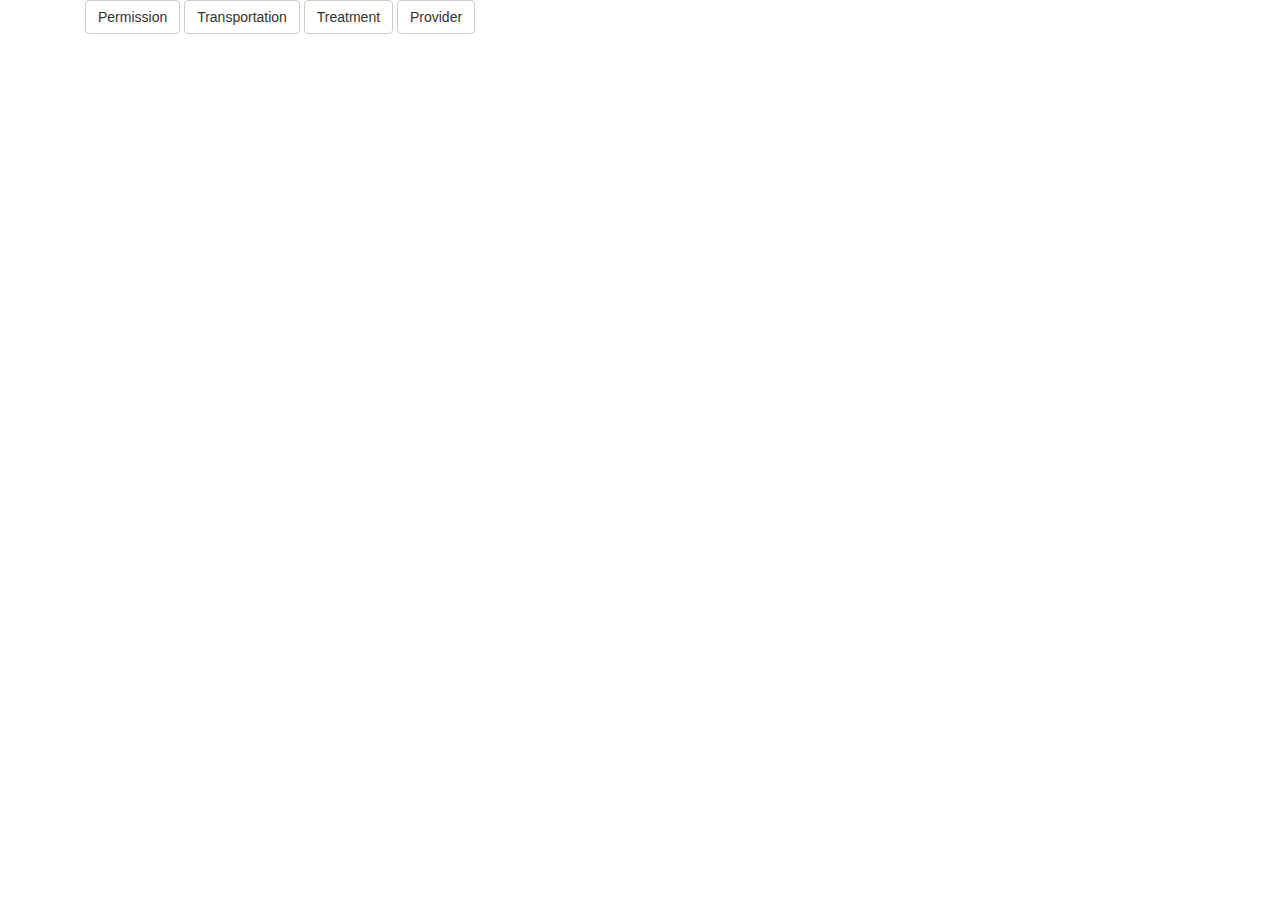
<file: index.html>
<!DOCTYPE html>
<html lang="en">
<head>
  <title>Maternal Obstecles</title>
  <meta charset="utf-8">
  <meta name="viewport" content="width=device-width, initial-scale=1">
  <link rel="stylesheet" href="http://maxcdn.bootstrapcdn.com/bootstrap/3.2.0/css/bootstrap.min.css">
  <script src="https://ajax.googleapis.com/ajax/libs/jquery/1.11.2/jquery.min.js"></script>
  <script src="http://maxcdn.bootstrapcdn.com/bootstrap/3.2.0/js/bootstrap.min.js"></script>
</head>


<script>
$(document).ready(function(){
  $("#transportation").click(function(){
    $("#permission").hide();
    $("#treatment").hide();
    $("#provider").hide();
   
  });
});

</script>




<body>
    
    <div class="container">
        <div class="col-md-8">
            <a class="btn btn-default" id="permission" href="permission.html" role="button">Permission</a>
            <a class="btn btn-default" id="transportation" href="transport.html" role="button">Transportation</a>
            <a class="btn btn-default" id="treatment" href="treatment.html" role="button">Treatment</a>
            <a class="btn btn-default" id="provider" href="provider.html" role="button">Provider</a>


            

            

        </div>
    </div>
    
    
</body>
</html>
</file>
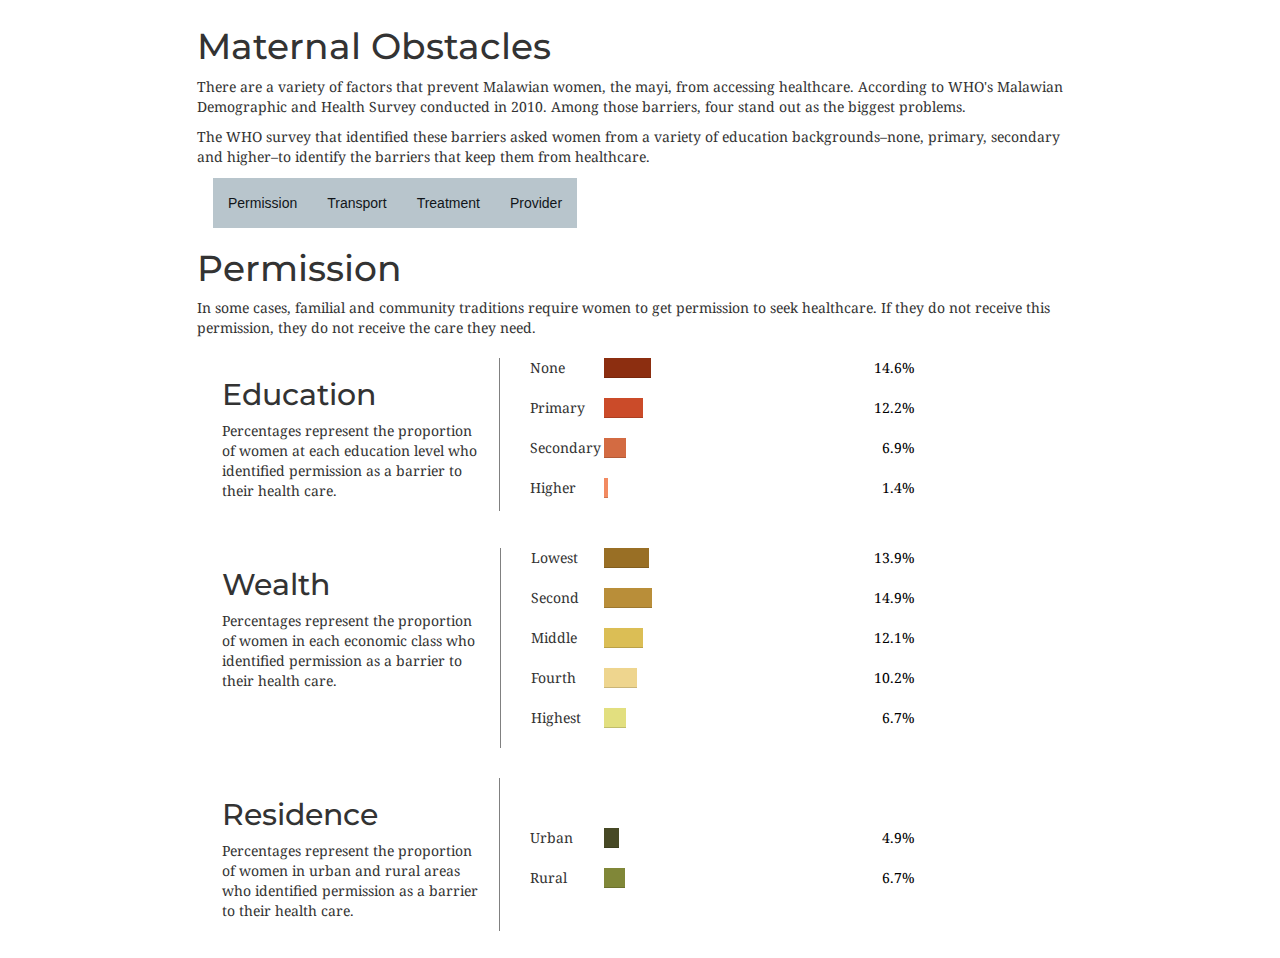
<file: permission.html>
<!DOCTYPE html>
<html lang="en">
<head>
  <title>Maternal Obstecles</title>
  <meta charset="utf-8">
  <meta name="viewport" content="width=device-width, initial-scale=1">
  <link rel="stylesheet" href="css/bootstrap.min.css">
  <script src="https://ajax.googleapis.com/ajax/libs/jquery/1.11.1/jquery.min.js"></script>
  <script src="js/bootstrap.min.js"></script>
  
  <link href='http://fonts.googleapis.com/css?family=Montserrat' rel='stylesheet' type='text/css'>
  <link href='http://fonts.googleapis.com/css?family=Droid+Serif' rel='stylesheet' type='text/css'>
  
  <link rel="stylesheet" href="css/styl.css">
</head>
<body>
    

<h1>Maternal Obstacles</h1>
<p>There are a variety of factors that prevent Malawian women, the mayi, from accessing healthcare.
According to WHO&#39;s Malawian Demographic and Health Survey conducted in 2010. Among those barriers,
four stand out as the biggest problems.</p>

<p>The WHO survey that identified these barriers asked women from a variety of education backgrounds&ndash;none,
primary, secondary and higher&ndash;to identify the barriers that keep them from healthcare. </p>
    
    
<nav class="navbar navbar-default">
  <div class="container-fluid">
      <ul class="nav navbar-nav">
        <li><a href="#permission">Permission</a></li>
        <li><a href="transport.html">Transport</a></li>
        <li><a href="treatment.html">Treatment</a></li>
        <li><a href="provider.html">Provider</a></li>
      </ul>
    </div>
</nav>


<h1>Permission</h1>
<p>In some cases,
familial and community traditions require women to get permission to seek healthcare. If they do not
receive this permission, they do not receive the care they need.</p>

<div class="container" id="permission">
    
    <div class="col-md-4" id="education" style="border-right: solid 1px gray;" >
  <h2>Education</h2>
  
  <p>Percentages represent the proportion of women at each education level who identified
  permission as a barrier to their health care.</p>

    </div>
    <div class="col-md-6">
  <div id="none">
    <div class="col-md-2"><p>None</p></div>
  <div class="progress"><span>14.6%</span>
    <div class="progress-bar progress-bar" role="progressbar" aria-valuenow="40" aria-valuemin="0" aria-valuemax="100" style="width:14.6%; background-color: #8c2e10;">
    </div>
            

  </div>
  </div>

    
<div id="primary">
        <div class="col-md-2"><p>Primary</p></div>

  <div class="progress">
    <span>12.2%</span>

    <div class="progress-bar progress-bar" role="progressbar" aria-valuenow="50" aria-valuemin="0" aria-valuemax="100" style="width:12.2%; background-color: #cb4b29;">
    </div>

  </div>
  </div>
<div id="secondary">
    <div class="col-md-2"><p>Secondary</p></div>
  <div class="progress">
                <span>6.9%</span>
    <div class="progress-bar progress-bar" role="progressbar" aria-valuenow="60" aria-valuemin="0" aria-valuemax="100" style="width:6.9%; background-color: #d36b42;">
    </div>

  </div>
</div>
<div id="highterEducation">
    <div class="col-md-2"><p>Higher</p></div>
  <div class="progress">
                <span>1.4%</span>
    <div class="progress-bar progress-bar" role="progressbar" aria-valuenow="70" aria-valuemin="0" aria-valuemax="100" style="width:1.4%; background-color: #f28a61;">
    </div>

  </div>
</div>
</div>
</div>



<div class="container" id="permission">
    <div class="col-md-4" id="wealth" >
  <h2>Wealth</h2>
  <p>Percentages represent the proportion of women in each economic class who identified
  permission as a barrier to their health care.</p>
    </div>
    <div class="col-md-6" style="border-left: solid 1px gray;">
  <div id="lowest">
    <div class="col-md-2"><p>Lowest</p></div>
  <div class="progress">
                <span>13.9%</span>

    <div class="progress-bar progress-bar" role="progressbar" aria-valuenow="40" aria-valuemin="0" aria-valuemax="100" style="width:13.9%; background-color: #996f25;">
    </div>

  </div>
  </div>

    
<div id="second">
    <div class="col-md-2"><p>Second</p></div>
  <div class="progress">
                <span>14.9%</span>

    <div class="progress-bar progress-bar" role="progressbar" aria-valuenow="50" aria-valuemin="0" aria-valuemax="100" style="width:14.9%; background-color: #b98e39">
    </div>

  </div>
  </div>
<div id="middle">
    <div class="col-md-2"><p>Middle</p></div>
  <div class="progress">
                <span>12.1%</span>

    <div class="progress-bar progress-bar" role="progressbar" aria-valuenow="60" aria-valuemin="0" aria-valuemax="100" style="width:12.1%; background-color: #dbbe55">
    </div>

  </div>
</div>
<div id="fourth">
    <div class="col-md-2"><p>Fourth</p></div>
  <div class="progress">
                <span>10.2%</span>

    <div class="progress-bar progress-bar" role="progressbar" aria-valuenow="70" aria-valuemin="0" aria-valuemax="100" style="width:10.2%; background-color: #eed58e">
    </div>

  </div>
</div>

<div id="highest" ">
    <div class="col-md-2"><p>Highest</p></div>
  <div class="progress">
                <span>6.7%</span>

    <div class="progress-bar progress-bar" role="progressbar" aria-valuenow="70" aria-valuemin="0" aria-valuemax="100" style="width:6.7%; background-color: #e2df7f; ">
    </div>

  </div>
</div>
</div>
</div>


<div class="container" id="permission">
    
    <div class="col-md-4" id="residence" style="border-right: solid 1px gray;">
  <h2>Residence</h2>
  <p>Percentages represent the proportion of women in urban and rural areas who
  identified permission as a barrier
  to their health care.</p>
    </div>
    <div class="col-md-6" style="margin-top: 50px;">
  <div id="urban">
    <div class="col-md-2"><p>Urban</p></div>
  <div class="progress">
                <span>4.9%</span>

    <div class="progress-bar progress-bar" role="progressbar" aria-valuenow="40" aria-valuemin="0" aria-valuemax="100" style="width:4.9%; background-color: #474925">
    </div>

  </div>
  </div>

    
<div id="rural">
    <div class="col-md-2"><p>Rural</p></div>
  <div class="progress">            <span>6.7%</span>

    <div class="progress-bar progress-bar" role="progressbar" aria-valuenow="50" aria-valuemin="0" aria-valuemax="100" style="width:6.7%; background-color: #808738">
    </div>

  </div>
  </div>
    </div>

</body>
</html>
</file>
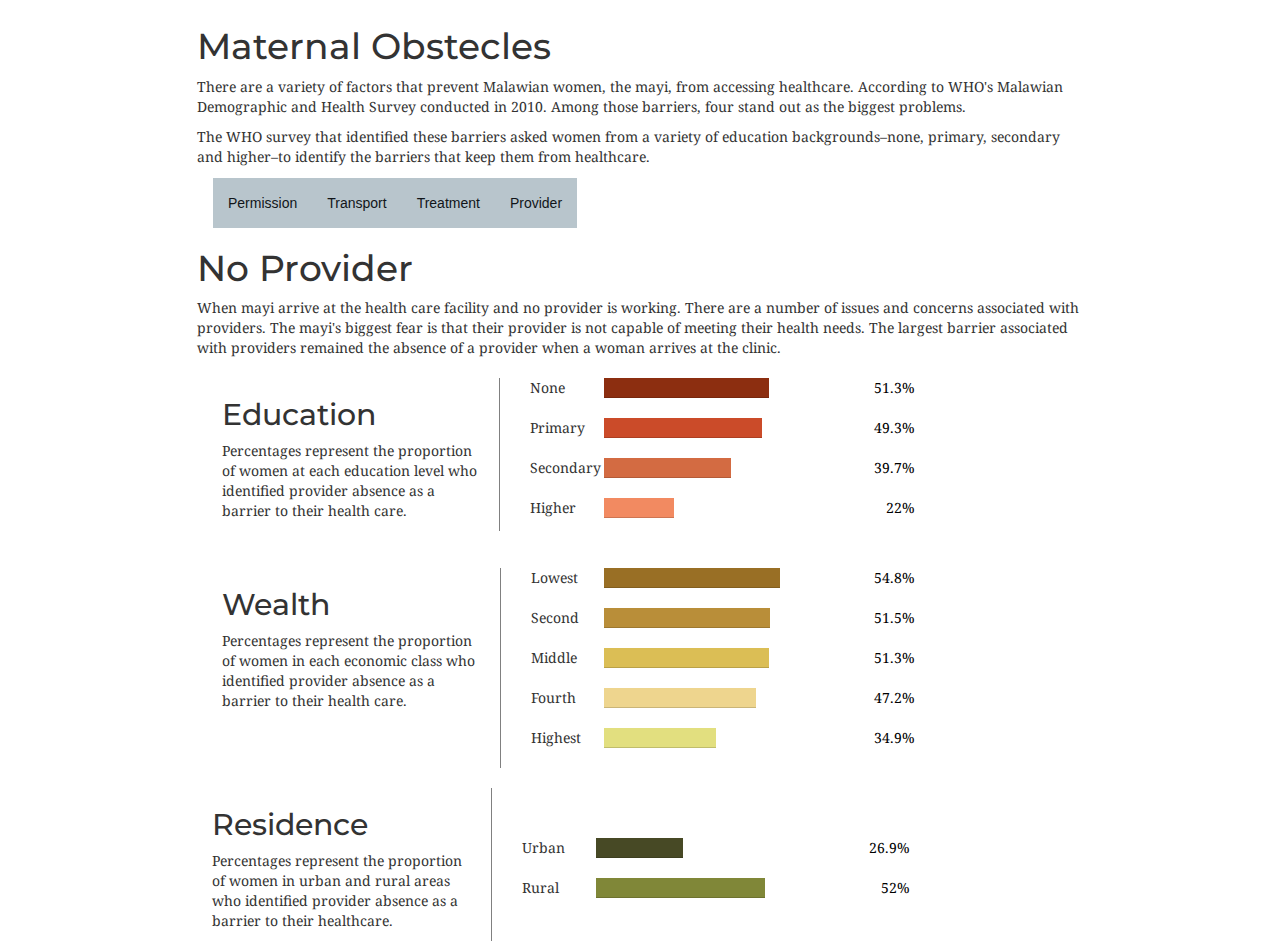
<file: provider.html>
<!DOCTYPE html>
<html lang="en">
<head>
  <title>Maternal Obstecles</title>
  <meta charset="utf-8">
  <meta name="viewport" content="width=device-width, initial-scale=1">
  <link rel="stylesheet" href="css/bootstrap.min.css">
  <script src="https://ajax.googleapis.com/ajax/libs/jquery/1.11.1/jquery.min.js"></script>
  <script src="js/bootstrap.min.js"></script>
  
  <link href='http://fonts.googleapis.com/css?family=Montserrat' rel='stylesheet' type='text/css'>
  <link href='http://fonts.googleapis.com/css?family=Droid+Serif' rel='stylesheet' type='text/css'>
  
  <link rel="stylesheet" href="css/styl.css">
</head>
<body>
    
    
    <h1>Maternal Obstecles</h1>
    <p>There are a variety of factors that prevent Malawian women, the mayi, from accessing healthcare.
According to WHO&#39;s Malawian Demographic and Health Survey conducted in 2010. Among those barriers,
four stand out as the biggest problems.</p>


<p>The WHO survey that identified these barriers asked women from a variety of education backgrounds&ndash;none,
primary, secondary and higher&ndash;to identify the barriers that keep them from healthcare. </p>

<nav class="navbar navbar-default">
  <div class="container-fluid">
      <ul class="nav navbar-nav">
        <li><a href="permission.html">Permission</a></li>
        <li><a href="transport.html">Transport</a></li>
        <li><a href="treatment.html">Treatment</a></li>
        <li><a href="#provider">Provider</a></li>
      </ul>
    </div>
</nav>

    <h1>No Provider</h1>
    <p>When mayi arrive at the health care facility and no provider is working.
 There are a number of issues and concerns associated with providers. The mayi&#39;s biggest fear is
 that their provider is not capable of meeting their health needs. The largest barrier associated
 with providers remained the absence of a provider when a woman arrives at the clinic.</p>


<div class="container" id="provider">
    <div class="col-md-4" style="border-right: solid 1px gray;">
  <h2>Education</h2>
  <p>Percentages represent the proportion of women at each
  education level who identified provider absence as a barrier to their health care.</p>
    </div>
    <div class="col-md-6">
  <div id="none">
    <div class="col-md-2"><p>None</p></div>
  <div class="progress">
    <div class="progress-bar progress-bar" role="progressbar" aria-valuenow="40" aria-valuemin="0" aria-valuemax="100" style="width:51.3%; background-color: #8c2e10;">  
    </div>
        <span>51.3%</span>

  </div>
  </div>

    
<div id="primary">
        <div class="col-md-2"><p>Primary</p></div>

  <div class="progress">
    <div class="progress-bar progress-bar" role="progressbar" aria-valuenow="50" aria-valuemin="0" aria-valuemax="100" style="width:49.3%; background-color: #cb4b29;">
    </div>
        <span>49.3%</span>

  </div>
  </div>
<div id="secondary">
    <div class="col-md-2"><p>Secondary</p></div>
  <div class="progress">
    <div class="progress-bar progress-bar" role="progressbar" aria-valuenow="60" aria-valuemin="0" aria-valuemax="100" style="width:39.7%; background-color: #d36b42;">
    </div>
        <span>39.7%</span>

  </div>
</div>
<div id="highterEducation">
    <div class="col-md-2"><p>Higher</p></div>
  <div class="progress">
    <div class="progress-bar progress-bar" role="progressbar" aria-valuenow="70" aria-valuemin="0" aria-valuemax="100" style="width:22%; background-color: #f28a61;">
    </div>
        <span>22%</span>

  </div>
</div>
</div>
</div>



<div class="container" id="provider">
    <div class="col-md-4">
  <h2>Wealth</h2>
  
  <p>Percentages represent the proportion of women in each
  economic class who identified provider absence as a barrier to their health care.</p>
    </div>
    <div class="col-md-6" style="border-left: solid 1px gray;">
  <div id="lowest">
    <div class="col-md-2"><p>Lowest</p></div>
  <div class="progress">
    <div class="progress-bar progress-bar" role="progressbar" aria-valuenow="40" aria-valuemin="0" aria-valuemax="100" style="width:54.8%; background-color: #996f25;"">
    </div>
        <span>54.8%</span>

  </div>
  </div>

    
<div id="second">
    <div class="col-md-2"><p>Second</p></div>
  <div class="progress">
    <div class="progress-bar progress-bar" role="progressbar" aria-valuenow="50" aria-valuemin="0" aria-valuemax="100" style="width:51.5%; background-color: #b98e39">
    </div>
        <span>51.5%</span>

  </div>
  </div>
<div id="middle">
    <div class="col-md-2"><p>Middle</p></div>
  <div class="progress">
    <div class="progress-bar progress-bar" role="progressbar" aria-valuenow="60" aria-valuemin="0" aria-valuemax="100" style="width:51.3%; background-color: #dbbe55">
    </div>
        <span>51.3%</span>

  </div>
</div>
<div id="fourth">
    <div class="col-md-2"><p>Fourth</p></div>
  <div class="progress">
    <div class="progress-bar progress-bar" role="progressbar" aria-valuenow="70" aria-valuemin="0" aria-valuemax="100" style="width:47.2%; background-color: #eed58e">
    </div>
        <span>47.2%</span>

  </div>
</div>

<div id="highest">
    <div class="col-md-2"><p>Highest</p></div>
  <div class="progress">
    <div class="progress-bar progress-bar" role="progressbar" aria-valuenow="70" aria-valuemin="0" aria-valuemax="100" style="width:34.9%; background-color: #e2df7f; ">
    </div>
        <span>34.9%</span>

  </div>
</div>
</div>
</div>


    <div class="col-md-4" id="residence" style="border-right: solid 1px gray">
  <h2>Residence</h2>
  <p>Percentages represent the proportion of women in urban and rural areas who identified
provider absence as a barrier to their healthcare.</p>
    </div>
    <div class="col-md-6" style="margin-top: 50px;">
  <div id="urban">
    <div class="col-md-2"><p>Urban</p></div>
  <div class="progress">
    <div class="progress-bar progress-bar" role="progressbar" aria-valuenow="40" aria-valuemin="0" aria-valuemax="100" style="width:26.9%; background-color: #474925">
    </div>
        <span>26.9%</span>

  </div>
  </div>

    
<div id="rural">
    <div class="col-md-2"><p>Rural</p></div>
  <div class="progress">
    <div class="progress-bar progress-bar" role="progressbar" aria-valuenow="50" aria-valuemin="0" aria-valuemax="100" style="width:52%; background-color: #808738">
    </div>
        <span>52%</span>

  </div>
  </div>
    </div>


</body>
</html>
</file>
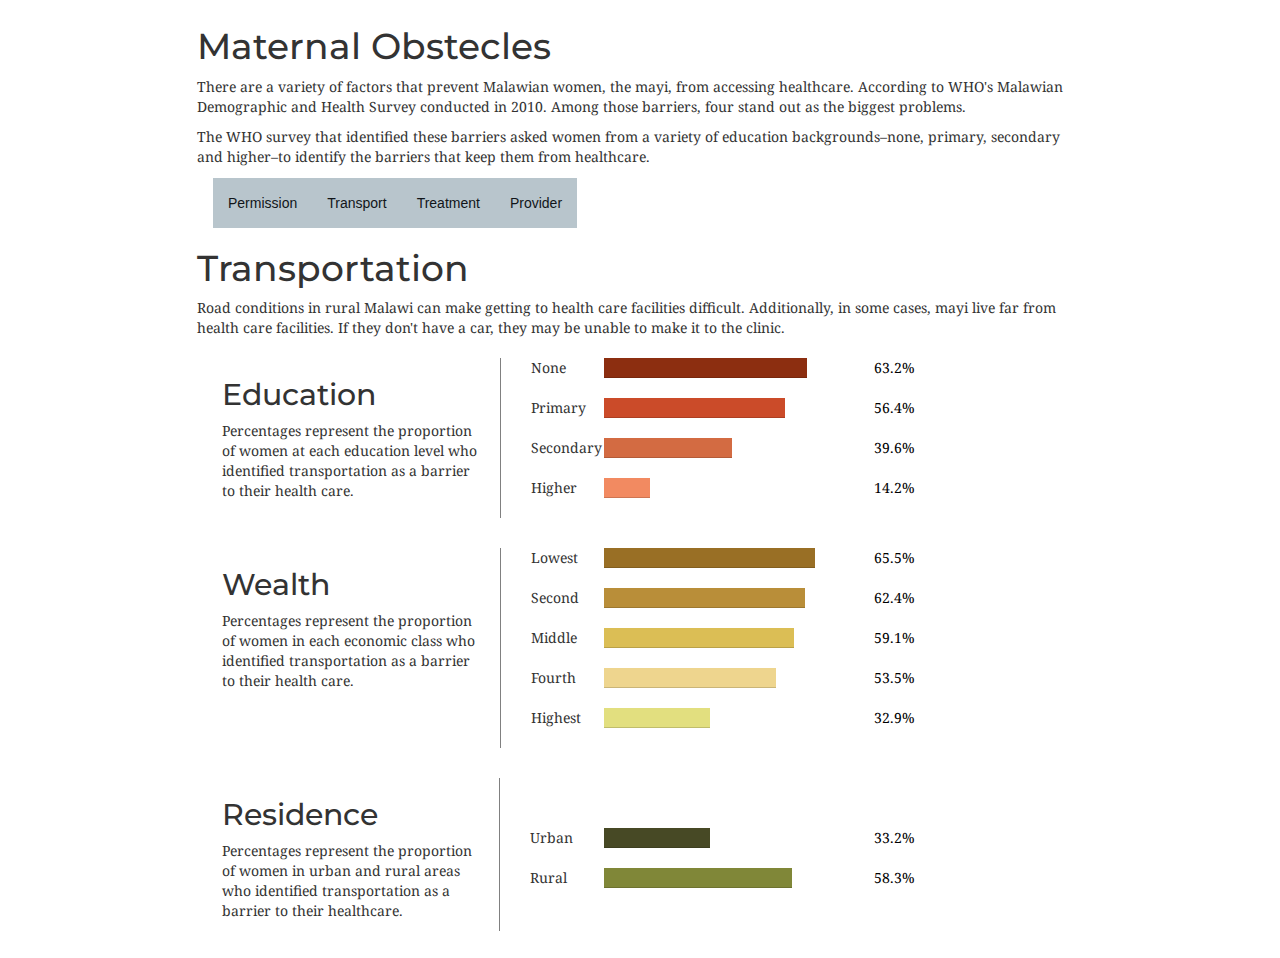
<file: transport.html>
<!DOCTYPE html>
<html lang="en">
<head>
  <title>Maternal Obstecles</title>
  <meta charset="utf-8">
  <meta name="viewport" content="width=device-width, initial-scale=1">
  <link rel="stylesheet" href="css/bootstrap.min.css">
  <script src="https://ajax.googleapis.com/ajax/libs/jquery/1.11.1/jquery.min.js"></script>
  <script src="js/bootstrap.min.js"></script>
  
  <link href='http://fonts.googleapis.com/css?family=Montserrat' rel='stylesheet' type='text/css'>
  <link href='http://fonts.googleapis.com/css?family=Droid+Serif' rel='stylesheet' type='text/css'>
  
  <link rel="stylesheet" href="css/styl.css">
</head>
<body>
    
    <h1>Maternal Obstecles</h1>
    <p>There are a variety of factors that prevent Malawian women, the mayi, from accessing healthcare.
According to WHO&#39;s Malawian Demographic and Health Survey conducted in 2010. Among those barriers,
four stand out as the biggest problems.</p>

<p>The WHO survey that identified these barriers asked women from a variety of education backgrounds&ndash;none,
primary, secondary and higher&ndash;to identify the barriers that keep them from healthcare. </p>
    
<nav class="navbar navbar-default">
  <div class="container-fluid">
      <ul class="nav navbar-nav">
        <li><a href="permission.html">Permission</a></li>
        <li><a href="#transport">Transport</a></li>
        <li><a href="treatment.html">Treatment</a></li>
        <li><a href="provider.html">Provider</a></li>
      </ul>
    </div>
</nav>

    <h1>Transportation</h1>
    <p>Road conditions in rural Malawi can make getting to health
care facilities difficult. Additionally, in some cases, mayi live far from health care facilities.
If they don&#39;t have a car, they may be unable to make it to the clinic.</p>


<div class="container" id="transport">
    <div class="col-md-4">
  <h2>Education</h2>
  <p>Percentages represent the proportion of women at each education
  level who identified transportation as a barrier to their health care.</p>
    </div>
    <div class="col-md-6" style="border-left: solid 1px gray;">
  <div id="none">
    <div class="col-md-2"><p>None</p></div>
  <div class="progress">
    <div class="progress-bar progress-bar" role="progressbar" aria-valuenow="40" aria-valuemin="0" aria-valuemax="100" style="width:63.2%; background-color: #8c2e10;"> 
    </div>
    <span>63.2%</span>
  </div>
  </div>

    
<div id="primary">
        <div class="col-md-2"><p>Primary</p></div>

  <div class="progress">
    <div class="progress-bar progress-bar" role="progressbar" aria-valuenow="50" aria-valuemin="0" aria-valuemax="100" style="width:56.4%; background-color: #cb4b29;">
    </div>
            <span>56.4%</span>

  </div>
  </div>
<div id="secondary">
    <div class="col-md-2"><p>Secondary</p></div>
  <div class="progress">
    <div class="progress-bar progress-bar" role="progressbar" aria-valuenow="60" aria-valuemin="0" aria-valuemax="100" style="width:39.6%; background-color: #d36b42;">
    </div>
            <span>39.6%</span>

  </div>
</div>
<div id="highterEducation">
    <div class="col-md-2"><p>Higher</p></div>
  <div class="progress">
    <div class="progress-bar progress-bar" role="progressbar" aria-valuenow="70" aria-valuemin="0" aria-valuemax="100" style="width:14.2%; background-color: #f28a61;">

    </div>
            <span>14.2%</span>

  </div>
</div>
</div>
</div>



<div class="container" id="transport">
    <div class="col-md-4">
  <h2>Wealth</h2>
  <p>Percentages represent the proportion of women in each economic class who identified
  transportation as a barrier to their health care.</p>
    </div>
    <div class="col-md-6" style="border-left: solid 1px gray;">
  <div id="lowest">
    <div class="col-md-2"><p>Lowest</p></div>
  <div class="progress">
    <div class="progress-bar progress-bar" role="progressbar" aria-valuenow="40" aria-valuemin="0" aria-valuemax="100" style="width:65.5%; background-color: #996f25;">

    </div>
            <span>65.5%</span>

  </div>
  </div>

    
<div id="second">
    <div class="col-md-2"><p>Second</p></div>
  <div class="progress">
    <div class="progress-bar progress-bar" role="progressbar" aria-valuenow="50" aria-valuemin="0" aria-valuemax="100" style="width:62.4%; background-color: #b98e39" >

    </div>
            <span>62.4%</span>

  </div>
  </div>
<div id="middle">
    <div class="col-md-2"><p>Middle</p></div>
  <div class="progress">
    <div class="progress-bar progress-bar" role="progressbar" aria-valuenow="60" aria-valuemin="0" aria-valuemax="100" style="width:59.1%; background-color: #dbbe55">
    </div>
                    <span>59.1%</span>

  </div>
</div>
<div id="fourth">
    <div class="col-md-2"><p>Fourth</p></div>
  <div class="progress">
    <div class="progress-bar progress-bar" role="progressbar" aria-valuenow="70" aria-valuemin="0" aria-valuemax="100" style="width:53.5%; background-color: #eed58e">

    </div>
                    <span>53.5%</span>

  </div>
</div>

<div id="highest">
    <div class="col-md-2"><p>Highest</p></div>
  <div class="progress">
    <div class="progress-bar progress-bar" role="progressbar" aria-valuenow="70" aria-valuemin="0" aria-valuemax="100" style="width:32.9%; background-color: #e2df7f; ">

    </div>
                    <span>32.9%</span>

  </div>
</div>
</div>
</div>


<div class="container" id="transport">
    <div class="col-md-4" style="border-right: solid 1px gray;">
  <h2>Residence</h2>
  
  <p>Percentages represent the proportion of women
  in urban and rural areas who identified transportation as a barrier to their healthcare.</p>
    </div>
    <div class="col-md-6" style="margin-top: 50px;">
  <div id="urban">
    <div class="col-md-2"><p>Urban</p></div>
  <div class="progress">
    <div class="progress-bar progress-bar" role="progressbar" aria-valuenow="40" aria-valuemin="0" aria-valuemax="100" style="width:33.2%; background-color: #474925">

    </div>
                    <span>33.2%</span>

  </div>
  </div>

    
<div id="rural">
    <div class="col-md-2"><p>Rural</p></div>
  <div class="progress">
    <div class="progress-bar progress-bar" role="progressbar" aria-valuenow="50" aria-valuemin="0" aria-valuemax="100" style="width:58.4%; background-color: #808738">
    </div>
            <span>58.3%</span>

  </div>
  </div>
    </div>


</body>
</html>
</file>
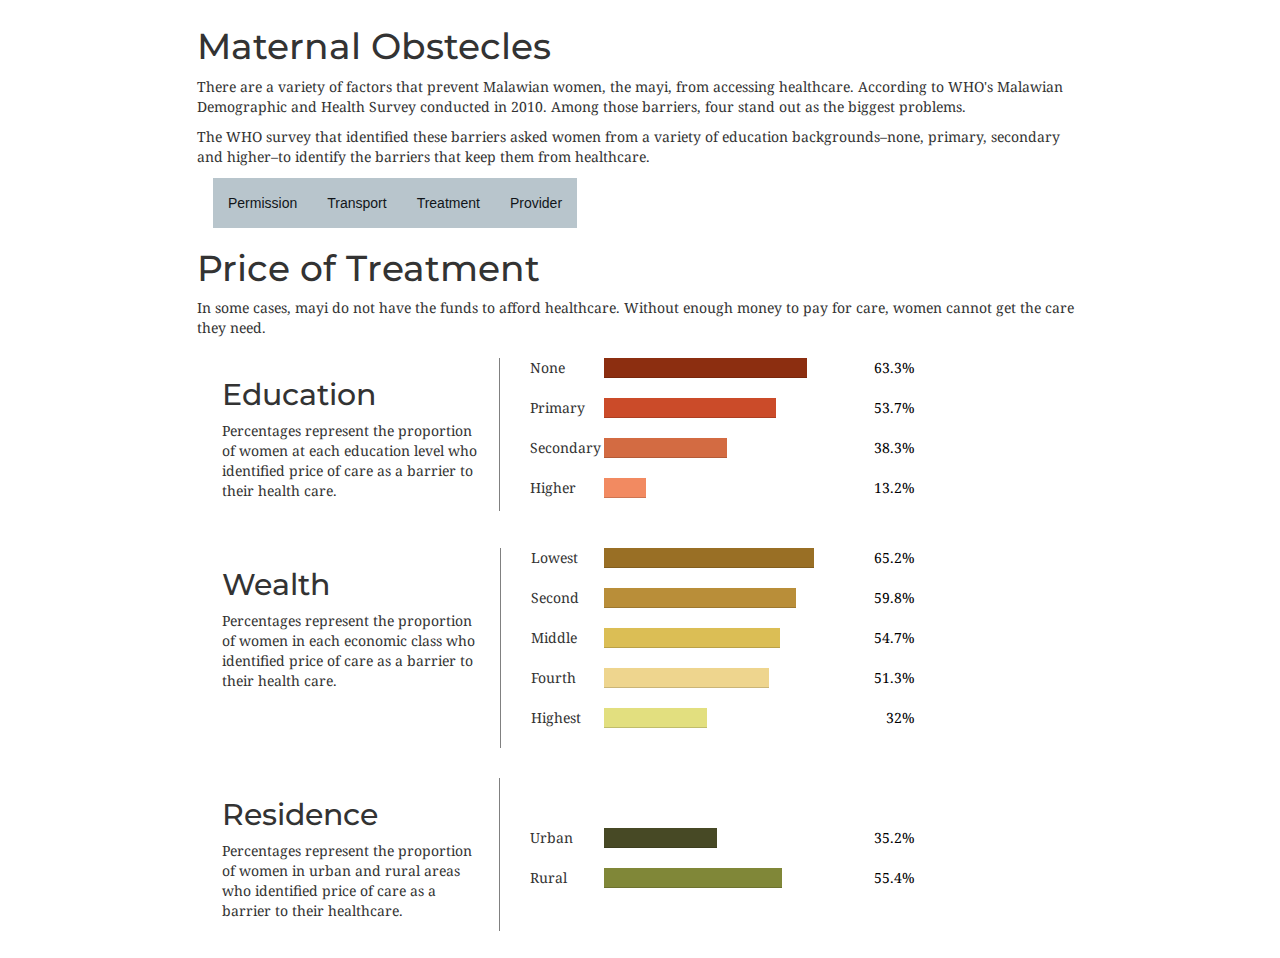
<file: treatment.html>
<!DOCTYPE html>
<html lang="en">
<head>
  <title>Maternal Obstecles</title>
  <meta charset="utf-8">
  <meta name="viewport" content="width=device-width, initial-scale=1">
  <link rel="stylesheet" href="css/bootstrap.min.css">
  <script src="https://ajax.googleapis.com/ajax/libs/jquery/1.11.1/jquery.min.js"></script>
  <script src="js/bootstrap.min.js"></script>
  
  <link href='http://fonts.googleapis.com/css?family=Montserrat' rel='stylesheet' type='text/css'>
  <link href='http://fonts.googleapis.com/css?family=Droid+Serif' rel='stylesheet' type='text/css'>
  
  <link rel="stylesheet" href="css/styl.css">
</head>
<body>
    
    
    <h1>Maternal Obstecles</h1>
    <p>There are a variety of factors that prevent Malawian women, the mayi, from accessing healthcare.
According to WHO&#39;s Malawian Demographic and Health Survey conducted in 2010. Among those barriers,
four stand out as the biggest problems.</p>

<p>The WHO survey that identified these barriers asked women from a variety of education backgrounds&ndash;none,
primary, secondary and higher&ndash;to identify the barriers that keep them from healthcare. </p>
    
    
<nav class="navbar navbar-default">
  <div class="container-fluid">
      <ul class="nav navbar-nav">
        <li><a href="permission.html">Permission</a></li>
        <li><a href="transport.html">Transport</a></li>
        <li><a href="#treatment">Treatment</a></li>
        <li><a href="provider.html">Provider</a></li>
      </ul>
    </div>
</nav>


    <h1>Price of Treatment</h1>
    <p>In some cases, mayi do not have the funds to afford
healthcare. Without enough money to pay for care, women cannot get the care they need.</p>

<div class="container" id="treatment">
    <div class="col-md-4" style="border-right: solid 1px gray;">
  <h2>Education</h2>
  <p>Percentages represent the proportion of women at each education level who
  identified price of care as a barrier to their health care.</p>
    </div>
    <div class="col-md-6">
  <div id="none">
    <div class="col-md-2"><p>None</p></div>
  <div class="progress">
    <div class="progress-bar progress-bar" role="progressbar" aria-valuenow="40" aria-valuemin="0" aria-valuemax="100" style="width:63.3%; background-color: #8c2e10;">  
    </div>
        <span>63.3%</span>

  </div>
  </div>

    
<div id="primary">
        <div class="col-md-2"><p>Primary</p></div>

  <div class="progress">
    <div class="progress-bar progress-bar" role="progressbar" aria-valuenow="50" aria-valuemin="0" aria-valuemax="100" style="width:53.7%; background-color: #cb4b29;">
    </div>
        <span>53.7%</span>

  </div>
  </div>
<div id="secondary">
    <div class="col-md-2"><p>Secondary</p></div>
  <div class="progress">
    <div class="progress-bar progress-bar" role="progressbar" aria-valuenow="60" aria-valuemin="0" aria-valuemax="100" style="width:38.3%; background-color: #d36b42;">
    </div>
        <span>38.3%</span>

  </div>
</div>
<div id="highterEducation">
    <div class="col-md-2"><p>Higher</p></div>
  <div class="progress">
    <div class="progress-bar progress-bar" role="progressbar" aria-valuenow="70" aria-valuemin="0" aria-valuemax="100" style="width:13.2%; background-color: #f28a61;">
    </div>
        <span>13.2%</span>

  </div>
</div>
</div>
</div>



<div class="container" id="treatment">
    <div class="col-md-4">
  <h2>Wealth</h2>
  
  <p>Percentages represent the proportion of women in each
  economic class who identified price of care as a barrier to their health care.</p>
    </div>
    <div class="col-md-6"style="border-left: solid 1px gray;">
  <div id="lowest">
    <div class="col-md-2"><p>Lowest</p></div>
  <div class="progress">
    <div class="progress-bar progress-bar" role="progressbar" aria-valuenow="40" aria-valuemin="0" aria-valuemax="100" style="width:65.2%; background-color: #996f25;">
    </div>
        <span>65.2%</span>

  </div>
  </div>

    
<div id="second">
    <div class="col-md-2"><p>Second</p></div>
  <div class="progress">
    <div class="progress-bar progress-bar" role="progressbar" aria-valuenow="50" aria-valuemin="0" aria-valuemax="100" style="width:59.8%; background-color: #b98e39">
    </div>
        <span>59.8%</span>

  </div>
  </div>
<div id="middle">
    <div class="col-md-2"><p>Middle</p></div>
  <div class="progress">
    <div class="progress-bar progress-bar" role="progressbar" aria-valuenow="60" aria-valuemin="0" aria-valuemax="100" style="width:54.7%; background-color: #dbbe55">
    </div>
        <span>54.7%</span>

  </div>
</div>
<div id="fourth">
    <div class="col-md-2"><p>Fourth</p></div>
  <div class="progress">
    <div class="progress-bar progress-bar" role="progressbar" aria-valuenow="70" aria-valuemin="0" aria-valuemax="100" style="width:51.3%; background-color: #eed58e">
    </div>
        <span>51.3%</span>

  </div>
</div>

<div id="highest">
    <div class="col-md-2"><p>Highest</p></div>
  <div class="progress">
    <div class="progress-bar progress-bar" role="progressbar" aria-valuenow="70" aria-valuemin="0" aria-valuemax="100" style="width:32%; background-color: #e2df7f; ">
    </div>
        <span>32%</span>

  </div>
</div>
</div>
</div>


<div class="container" id="treatment">
    <div class="col-md-4" style="border-right: solid 1px gray;">
  <h2>Residence</h2>
  <p>Percentages represent the proportion of women
  in urban and rural areas who identified price of care as a barrier to their healthcare.</p>
    </div>
    <div class="col-md-6" style="margin-top: 50px;">
  <div id="urban">
    <div class="col-md-2"><p>Urban</p></div>
  <div class="progress">
    <div class="progress-bar progress-bar" role="progressbar" aria-valuenow="40" aria-valuemin="0" aria-valuemax="100" style="width:35.2%; background-color: #474925">
    </div>
        <span>35.2%</span>

  </div>
  
  </div>

    
<div id="rural">
    <div class="col-md-2"><p>Rural</p></div>
  <div class="progress">
    <div class="progress-bar progress-bar" role="progressbar" aria-valuenow="50" aria-valuemin="0" aria-valuemax="100" style="width:55.4%; background-color: #808738">
    </div>
        <span>55.4%</span>

  </div>
  </div>
    </div>


</body>
</html>
</file>
<file: css/styl.css>
body{
   max-width: 900px;
   margin: 0 auto;
   padding: 7px;
}

.container{
   max-width: 900px;
   margin: 0 auto;
}

.navbar-nav{
  position: relative;
  text-align: center;
}

.navbar-default{
   background-color: white;
   border-color: white;
}

.navbar-default .navbar-nav>li>a{
   color: #111519;
   background-color: #b8c5cc;
}

h1, h2{
    font-family: 'Montserrat', sans-serif;
}

p{
    font-family: 'Droid Serif', serif;
}

.col-md-2{
   margin-right: 20px;
   margin-bottom: 0px;
}

.progress{
   background-color: white;
   border-radius: 0px;
   box-shadow: none;
}

#permission{
   margin-top: 10px;
   margin-bottom: 10px;
   padding: 10px;
}

#transport{
   margin-top: 10px;
   margin-bottom: 10px;
   padding: 10px;
   
}

#treatment{
   margin-top: 10px;
   margin-bottom: 10px;
   padding: 10px;
}

#provider{
   margin-top: 10px;
   margin-bottom: 10px;
   padding: 10px;
}

#higherEducation{
   border-bottom: solid;
}

span {
    position: relative;
    top: 0;
    z-index: 2;
    float: right;
    right: 10px;
    color: black;
    font-family: 'Droid Serif', serif;
}
</file>
